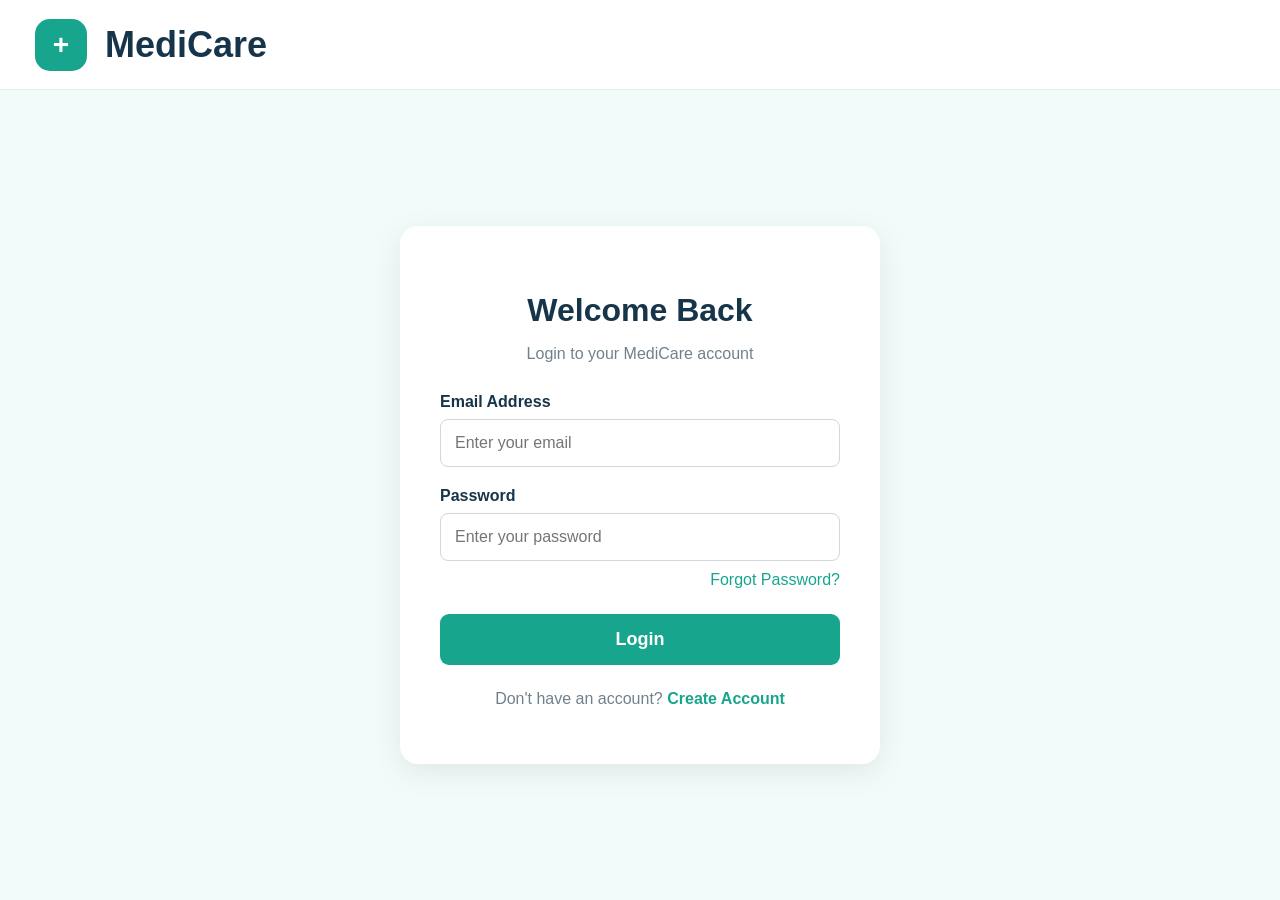
<file: 1login.html>
<!DOCTYPE html>
<html>
<head>
    <title>MediCare - Login</title>

    <style>
        body {
            margin: 0;
            font-family: Arial, sans-serif;
            background-color: #f1fbfa;
            color: #17354a;
        }

        /* Header */
        header {
            height: 90px;
            background-color: white;
            display: flex;
            align-items: center;
            justify-content: space-between;
            padding: 0 35px;
            box-sizing: border-box;
            border-bottom: 1px solid #e0eeee;
        }

        .logo {
            display: flex;
            align-items: center;
            font-size: 36px;
            font-weight: bold;
        }

        .logo-icon {
            background-color: #18a58e;
            color: white;
            width: 52px;
            height: 52px;
            border-radius: 15px;
            display: flex;
            align-items: center;
            justify-content: center;
            margin-right: 18px;
            font-size: 28px;
        }

        /* Main */
        .container {
            min-height: calc(100vh - 90px);
            display: flex;
            justify-content: center;
            align-items: center;
        }

        .login-box {
            background-color: white;
            width: 400px;
            padding: 40px;
            border-radius: 18px;
            box-shadow: 0 8px 30px rgba(0, 0, 0, 0.08);
        }

        .login-box h2 {
            text-align: center;
            font-size: 32px;
            margin-bottom: 10px;
            color: #17354a;
        }

        .subtitle {
            text-align: center;
            color: #71818c;
            margin-bottom: 30px;
        }

        label {
            display: block;
            margin-bottom: 8px;
            font-weight: bold;
            color: #17354a;
        }

        input {
            width: 100%;
            padding: 14px;
            margin-bottom: 20px;
            box-sizing: border-box;
            border: 1px solid #ccd9dd;
            border-radius: 8px;
            font-size: 16px;
            outline: none;
        }

        input:focus {
            border-color: #18a58e;
        }

        .login-btn {
            width: 100%;
            padding: 15px;
            border: none;
            border-radius: 9px;
            background-color: #18a58e;
            color: white;
            font-size: 18px;
            font-weight: bold;
            cursor: pointer;
        }

        .login-btn:hover {
            background-color: #148d79;
        }

        .forgot {
            text-align: right;
            margin-top: -10px;
            margin-bottom: 25px;
        }

        .forgot a {
            color: #18a58e;
            text-decoration: none;
        }

        .signup {
            text-align: center;
            margin-top: 25px;
            color: #71818c;
        }

        .signup a {
            color: #18a58e;
            font-weight: bold;
            text-decoration: none;
        }
    </style>
</head>

<body>

    <!-- Header -->
    <header>
        <div class="logo">
            <div class="logo-icon">+</div>
            MediCare
        </div>
    </header>

    <!-- Login Section -->
    <div class="container">

        <div class="login-box">

            <h2>Welcome Back</h2>

            <p class="subtitle">
                Login to your MediCare account
            </p>

            <form>

                <label>Email Address</label>
                <input type="email" placeholder="Enter your email">

                <label>Password</label>
                <input type="password" placeholder="Enter your password">

                <div class="forgot">
                    <a href="#">Forgot Password?</a>
                </div>

                <button class="login-btn" type="submit">
                    Login
                </button>

            </form>

            <p class="signup">
                Don't have an account?
                <a href="#">Create Account</a>
            </p>

        </div>

    </div>

</body>
</html>
</file>
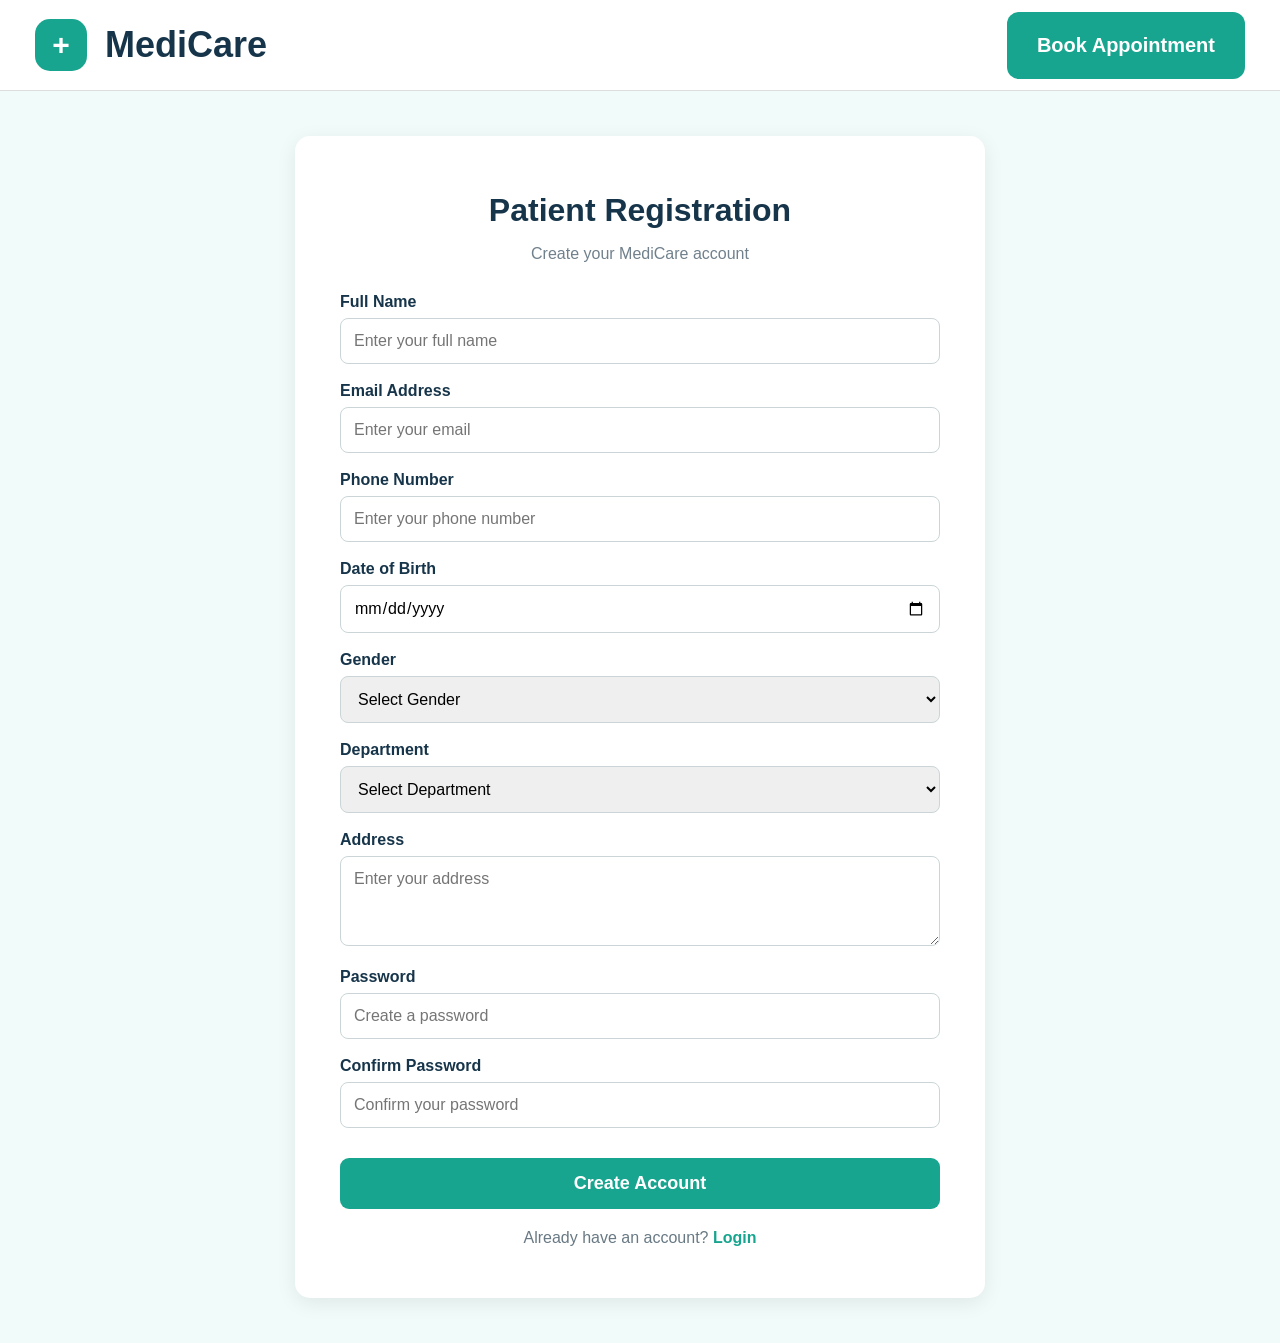
<file: registration.html>
<!DOCTYPE html>
<html>
<head>
    <title>MediCare - Registration</title>

    <style>
        body {
            margin: 0;
            font-family: Arial, sans-serif;
            background-color: #f1fbfa;
            color: #17354a;
        }

        /* Header */
        header {
            height: 90px;
            background-color: white;
            display: flex;
            align-items: center;
            justify-content: space-between;
            padding: 0 35px;
            border-bottom: 1px solid #ddd;
        }

        .logo {
            display: flex;
            align-items: center;
            gap: 18px;
            font-size: 36px;
            font-weight: bold;
        }

        .logo-icon {
            background-color: #18a58f;
            color: white;
            width: 52px;
            height: 52px;
            border-radius: 15px;
            display: flex;
            align-items: center;
            justify-content: center;
            font-size: 30px;
        }

        .appointment-btn {
            background-color: #18a58f;
            color: white;
            padding: 22px 30px;
            border-radius: 12px;
            font-size: 20px;
            font-weight: bold;
            text-decoration: none;
        }

        /* Registration section */
        .container {
            width: 600px;
            margin: 45px auto;
            background-color: white;
            padding: 35px 45px;
            border-radius: 15px;
            box-shadow: 0 5px 20px rgba(0,0,0,0.08);
        }

        h1 {
            text-align: center;
            color: #17354a;
            margin-bottom: 10px;
        }

        .subtitle {
            text-align: center;
            color: #70808c;
            margin-bottom: 30px;
        }

        label {
            display: block;
            margin-top: 18px;
            margin-bottom: 7px;
            font-weight: bold;
            color: #17354a;
        }

        input,
        select,
        textarea {
            width: 100%;
            padding: 13px;
            box-sizing: border-box;
            border: 1px solid #cbd5d8;
            border-radius: 8px;
            font-size: 16px;
            font-family: Arial, sans-serif;
        }

        input:focus,
        select:focus,
        textarea:focus {
            outline: none;
            border-color: #18a58f;
        }

        textarea {
            height: 90px;
            resize: vertical;
        }

        .register-btn {
            width: 100%;
            margin-top: 30px;
            padding: 15px;
            background-color: #18a58f;
            color: white;
            border: none;
            border-radius: 9px;
            font-size: 18px;
            font-weight: bold;
            cursor: pointer;
        }

        .register-btn:hover {
            background-color: #148f7c;
        }

        .login {
            text-align: center;
            margin-top: 20px;
            color: #687984;
        }

        .login a {
            color: #18a58f;
            text-decoration: none;
            font-weight: bold;
        }
    </style>
</head>

<body>

    <!-- Header -->
    <header>

        <div class="logo">
            <div class="logo-icon">+</div>
            MediCare
        </div>

        <a href="#" class="appointment-btn">
            Book Appointment
        </a>

    </header>


    <!-- Registration Form -->
    <div class="container">

        <h1>Patient Registration</h1>

        <p class="subtitle">
            Create your MediCare account
        </p>

        <form>

            <label>Full Name</label>
            <input type="text" placeholder="Enter your full name" required>

            <label>Email Address</label>
            <input type="email" placeholder="Enter your email" required>

            <label>Phone Number</label>
            <input type="tel" placeholder="Enter your phone number" required>

            <label>Date of Birth</label>
            <input type="date" required>

            <label>Gender</label>
            <select required>
                <option value="">Select Gender</option>
                <option>Male</option>
                <option>Female</option>
                <option>Other</option>
            </select>

            <label>Department</label>
            <select required>
                <option value="">Select Department</option>
                <option>General Medicine</option>
                <option>Cardiology</option>
                <option>Dental Care</option>
                <option>Pediatrics</option>

            </select>

            <label>Address</label>
            <textarea placeholder="Enter your address"></textarea>

            <label>Password</label>
            <input type="password" placeholder="Create a password" required>

            <label>Confirm Password</label>
            <input type="password" placeholder="Confirm your password" required>

            <button type="submit" class="register-btn">
                Create Account
            </button>

        </form>

        <p class="login">
            Already have an account?
            <a href="#">Login</a>
        </p>

    </div>

</body>
</html>
</file>
